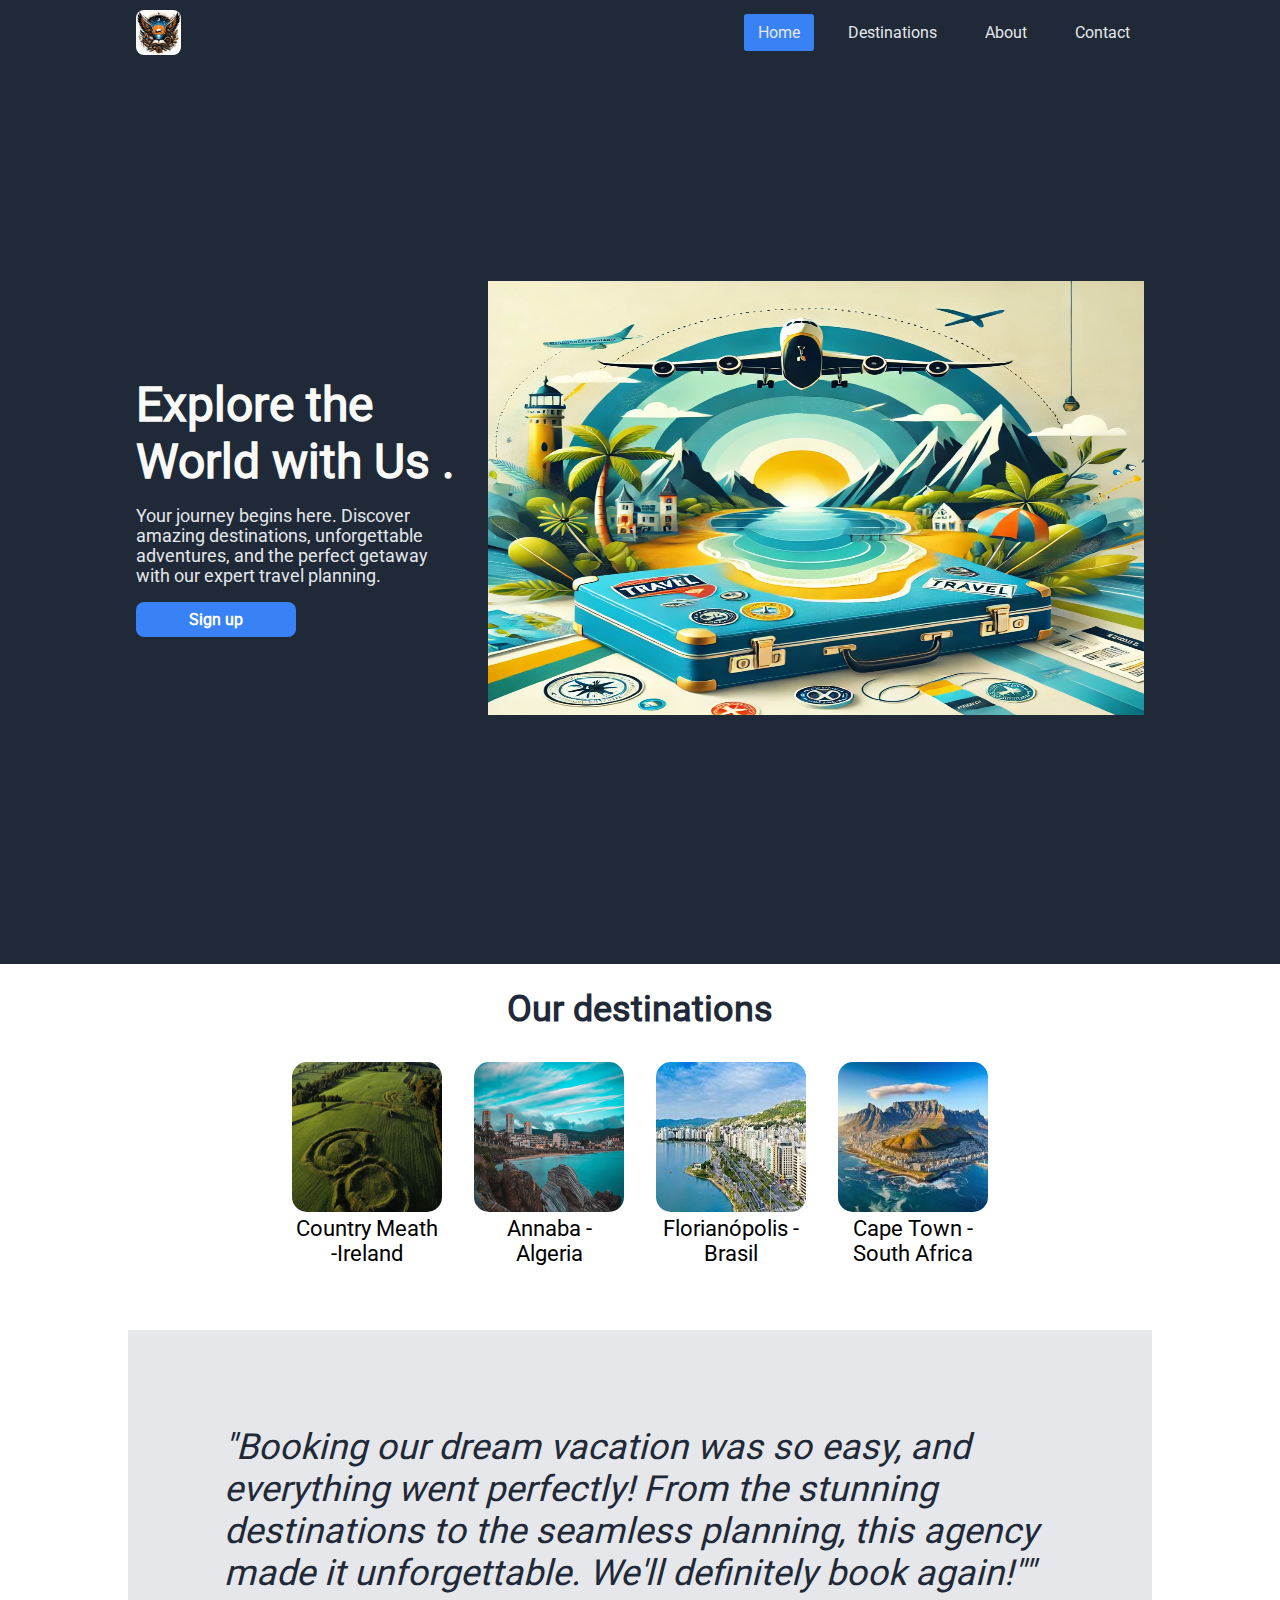
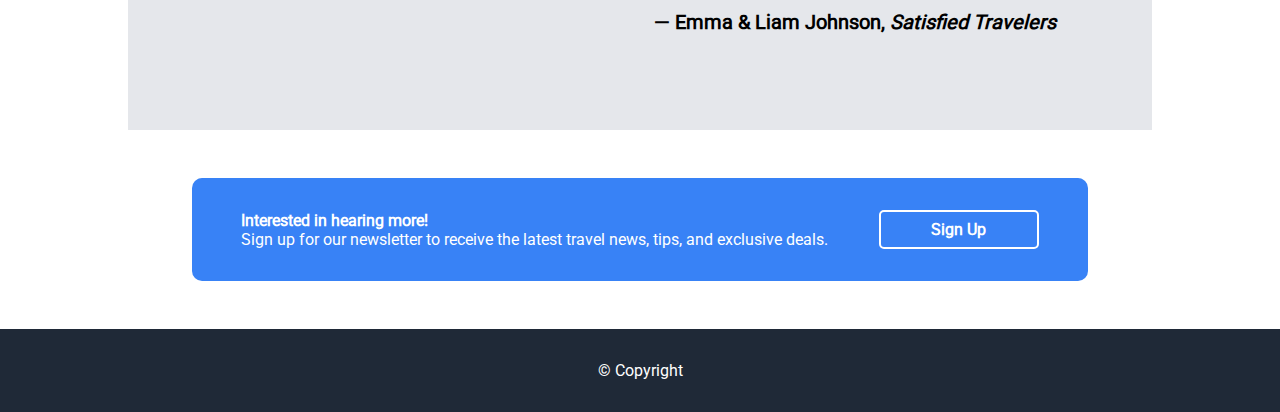
<file: index.html>
<!DOCTYPE html>
<html lang="en">
  <head>
    <meta charset="UTF-8" />
    <meta name="viewport" content="width=device-width, initial-scale=1.0" />
    <title>travelAgency</title>
    <link rel="stylesheet" href="./css/styles.css" />
    <link rel="icon" type="image/png" href="./images/favicon.png" />
    <link rel="apple-touch-icon" type="image/png" href="./images/favicon.png" />
  </head>
  <body>
    <header>
      <div class="container">
        <img src="./images/logo.png" width="45px" height="45px" alt="logo" />
        <nav class="header-lg-screen">
          <ul>
            <li><a  class="active" href="./index.html">Home</a></li>
            <li><a href="./pages/destinations.html">Destinations</a></li>
            <li><a href="./pages/about.html">about</a></li>
            <li><a href="./pages/contact-us.html">contact</a></li>
          </ul>
        </nav>
        <div class="header-sm-screen">
          <ul>
            <li><a href="./index.html">Home</a></li>
            <li><a href="./pages/destinations.html">Destinations</a></li>
            <li><a href="./pages/about.html">about</a></li>
            <li><a href="./pages/contact-us.html">contact</a></li>
          </ul>
        </div>
        <div class="menu-icon">
          <span></span>
          <span></span>
          <span></span>
        </div>
      </div>
    </header>
    <main>
      <section class="hero">
        <div class="hero-container container">
          <div class="hero-text">
            <h1>Explore the World with Us .</h1>
            <p>
              Your journey begins here. Discover amazing destinations, unforgettable adventures, and the perfect getaway with our expert travel planning.
            </p>
            <a href="./pages/sign-up.html">
              <button class="btn sign-up-btn">Sign up</button>
            </a>
          </div>
          <img src="./images//hero.webp" alt="hero-img" />
        </div>
      </section>
      <section class="container small-figure-destination">
        <h3 class="destinations-title">Our destinations</h3>
        <div class="destinations">
          <figure class="small-figure-destination">
            <a href="./pages/destinations.html#meath">
              <img
                src="./images/meath.png"
                alt="Meath"
                class="small-destination"
              />
              <figcaption>Country Meath -Ireland</figcaption>
            </a>
          </figure>

          <figure class="small-figure-destination">
            <a href="./pages/destinations.html#annaba">
              <img
                src="./images/annaba.jpg"
                alt="Annaba"
                class="small-destination"
              />
              <figcaption>Annaba -<br />Algeria</figcaption>
            </a>
          </figure>
          <figure class="small-figure-destination">
            <a href="./pages/destinations.html#florianopolis">
              <img
                src="./images/florianopolis.jpeg"
                alt="florianópolis"
                class="small-destination"
              />
              <figcaption>Florianópolis -Brasil</figcaption>
            </a>
          </figure>
          <figure class="small-figure-destination">
            <a href="./pages/destinations.html#capetown">
              <img
                src="./images/capetown.jpeg"
                alt="Cape Town"
                class="small-destination"
              />
              <figcaption>Cape Town -South Africa</figcaption>
            </a>
          </figure>
        </div>
      </section>
      <section class="container quote-section">
        <blockquote cite="https://www.travelAgnecyGuotes.com">
          <p class="quote-destinations">
            "Booking our dream vacation was so easy, and everything went
            perfectly! From the stunning destinations to the seamless planning,
            this agency made it unforgettable. We'll definitely book again!""
          </p>
        </blockquote>
        <p class="quote-author">
          — Emma & Liam Johnson, <cite>Satisfied Travelers</cite>
        </p>
      </section>
      <article class="flex-container bg-color-blue md-container">
        <section class="left-aligned-text">
          <h4>Interested in hearing more!</h4>
          <p>
            Sign up for our newsletter to receive the latest travel news, tips, and exclusive deals.
          </p>
        </section>
        <a href="./pages/sign-up.html"
          ><button class="btn sign-up-btn">Sign Up</button></a
        >
      </article>
    </main>
    <footer class="flex-container bg-color-dark unselectable" unselectable="on">
      &copy; Copyright
    </footer>
  </body>
</html>
</file>
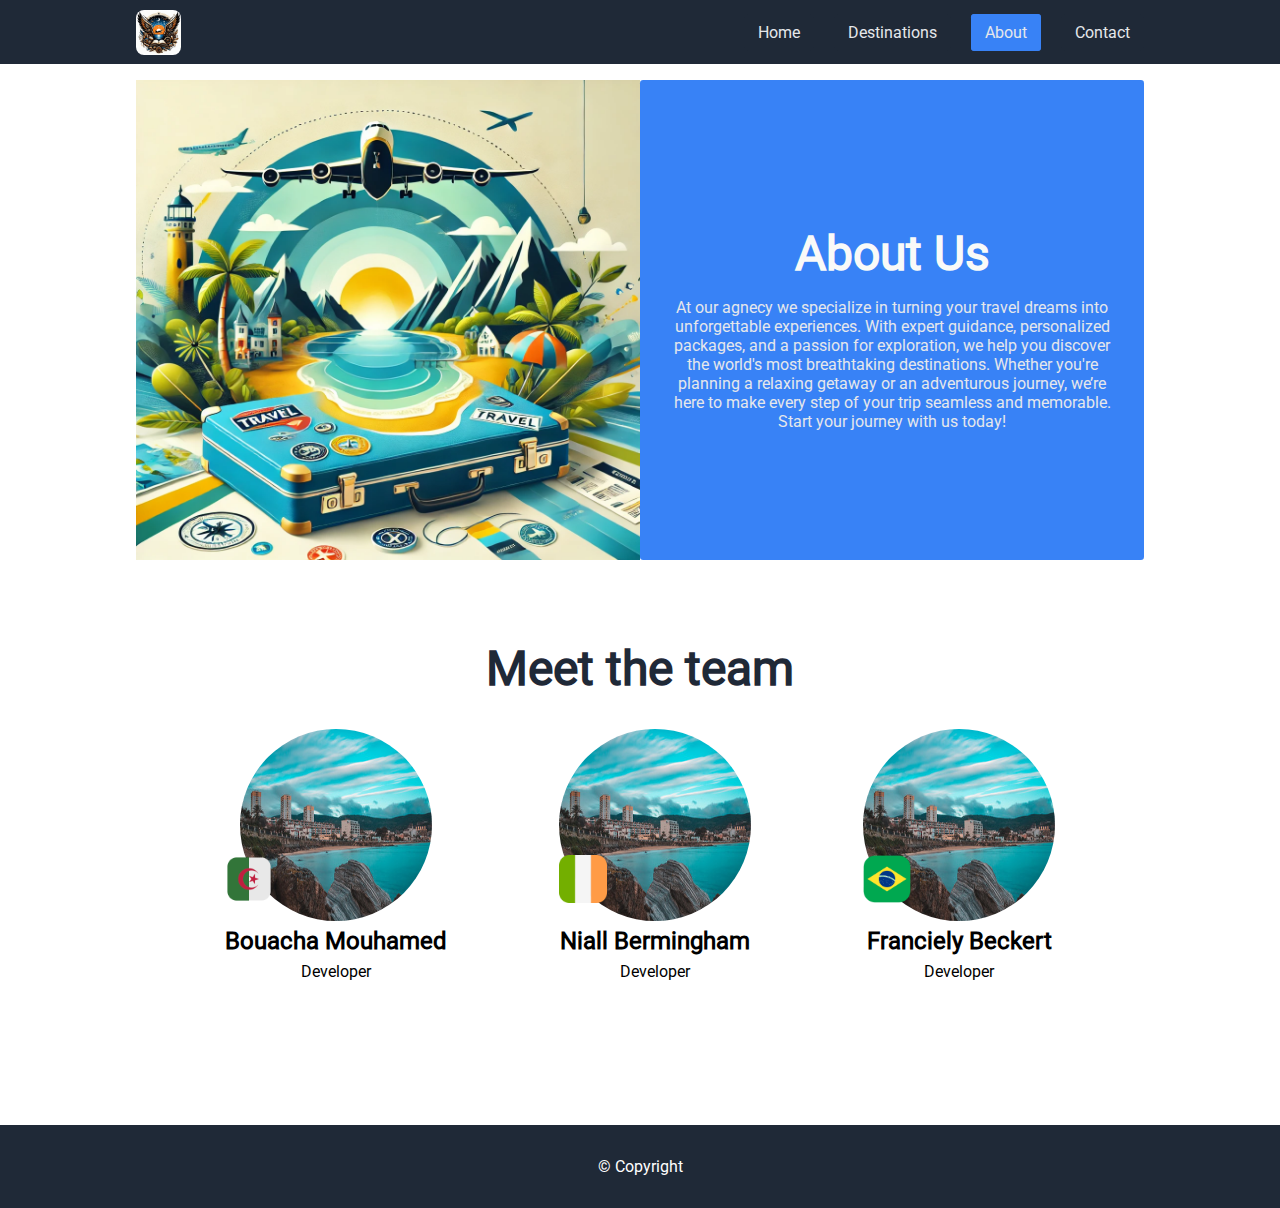
<file: pages/about.html>
<!DOCTYPE html>
<html lang="en">
  <head>
    <meta charset="UTF-8" />
    <meta name="viewport" content="width=device-width, initial-scale=1.0" />
    <title>travelAgnecy</title>
    <link rel="stylesheet" href="../css/styles.css" />
    <link rel="icon" type="image/png" href="./images/favicon.png" />
    <link rel="apple-touch-icon" type="image/png" href="./images/favicon.png" />
  </head>
  <body>
    <header>
      <div class="container">
        <img src="../images/logo.png" width="45px" height="45px" alt="logo" />
        <nav class="header-lg-screen">
          <ul>
            <li><a href="../index.html">Home</a></li>
            <li><a href="./destinations.html">Destinations</a></li>
            <li><a class="active" href="./about.html">about</a></li>
            <li><a href="./contact-us.html">contact</a></li>
          </ul>
        </nav>
        <div class="header-sm-screen">
          <ul>
            <li><a href="../index.html">Home</a></li>
            <li><a href="./destinations.html">Destinations</a></li>
            <li><a href="./about.html">about</a></li>
            <li><a href="./contact-us.html">contact</a></li>
          </ul>
        </div>
        <div class="menu-icon">
          <span></span>
          <span></span>
          <span></span>
        </div>
      </div>
    </header>
    <main>
      <section class="about-us container">
        <img src="../images/hero.webp" alt="about">
        <div class="about-text">
          <h1>About Us </h1>
          <p>At our agnecy we specialize in turning your travel dreams into unforgettable experiences. With expert guidance, personalized packages, and a passion for exploration, we help you discover the world's most breathtaking destinations. Whether you're planning a relaxing getaway or an adventurous journey, we’re here to make every step of your trip seamless and memorable. Start your journey with us today!</p>
        </div>
      </section>
      <section class="container team margins">
        <h1>Meet the <strong>team</strong></h1>
        <div class="team-members-contianer">
          <div class="team-member">
            <img src="../images/annaba.jpg" alt="" />
            <h3>Bouacha mouhamed</h3>
            <p>developer</p>
            <img
              src="../images/algeria.png"
              width="20px"
              height="20px "
              alt=""
            />
          </div>
          <div class="team-member">
            <img src="../images/annaba.jpg" a../images/logo.pnglt="" />
            <h3>Niall Bermingham</h3>
            <p>developer</p>
            <img
              src="../images/ireland.png"
              width="20px"
              height="20px "
              alt=""
            />
          </div>
          <div class="team-member">
            <img src="../images/annaba.jpg" alt="" />
            <h3>Franciely Beckert</h3>
            <p>developer</p>
            <img
              src="../images/square.png"
              width="20px"
              height="20px "
              alt=""
            />
          </div>
        </div>
      </section>
    </main>
    <footer class="flex-container bg-color-dark unselectable" unselectable="on">
      &copy; Copyright
    </footer>
  </body>
</html>
</file>
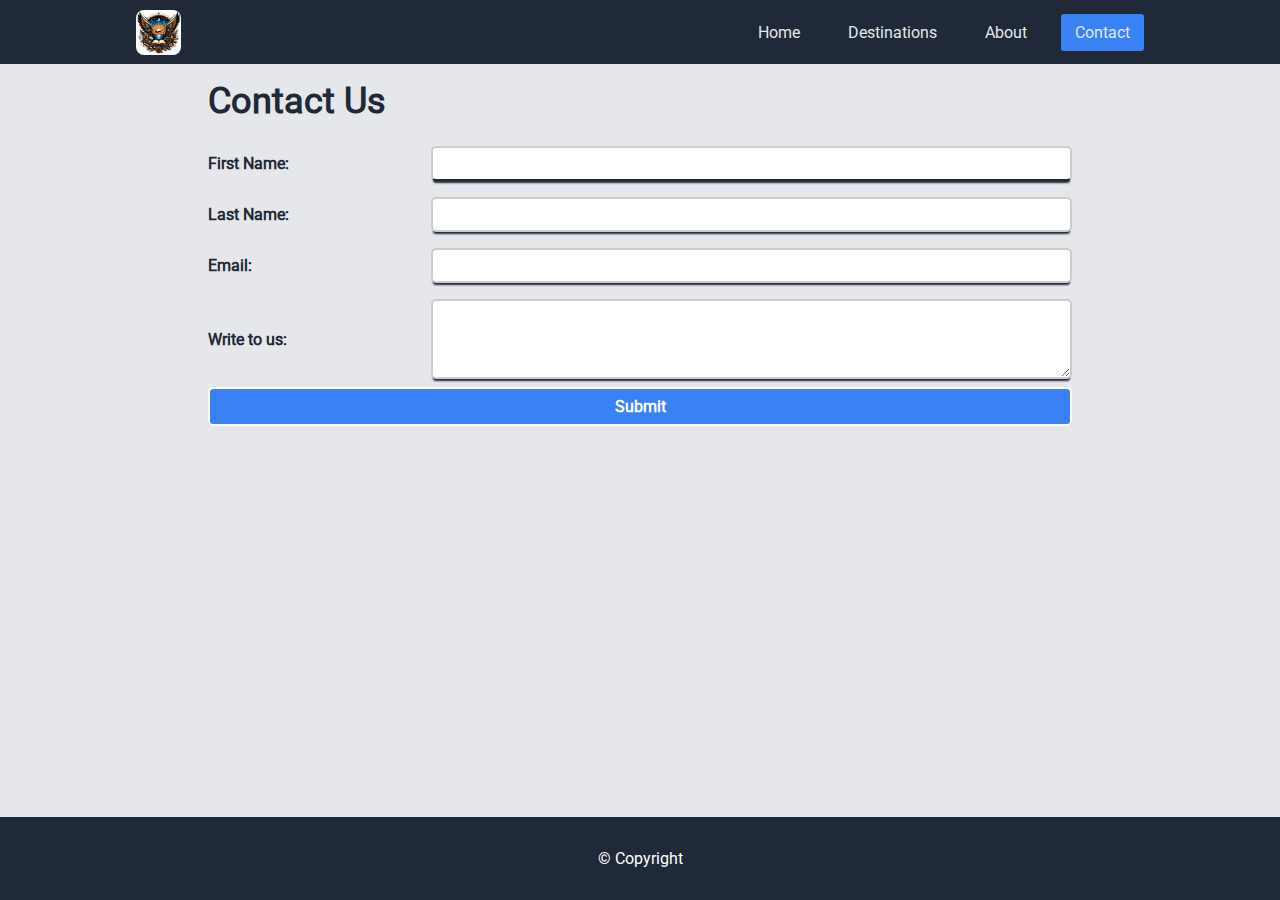
<file: pages/contact-us.html>
<!DOCTYPE html>
<html lang="en">
  <head>
    <meta charset="UTF-8" />
    <meta name="viewport" content="width=device-width, initial-scale=1.0" />
    <title>TravelAgnecy - Contact Us</title>
    <link rel="stylesheet" href="../css/styles.css" />
    <link rel="icon" type="image/png" href="../images/favicon.png" />
    <link
      rel="apple-touch-icon"
      type="image/png"
      href="../images/favicon.png"
    />
  </head>
  <body>
    <header>
      <div class="container">
        <img src="../images/logo.png" width="45px" height="45px" alt="logo" />
        <nav class="header-lg-screen">
          <ul>
            <li><a href="../index.html">Home</a></li>
            <li><a href="./destinations.html">Destinations</a></li>
            <li><a href="./about.html">about</a></li>
            <li><a  class="active" href="./contact-us.html">contact</a></li>
          </ul>
        </nav>
        <div class="header-sm-screen">
          <ul>
            <li><a href="../index.html">Home</a></li>
            <li><a href="./destinations.html">Destinations</a></li>
            <li><a href="./about.html">about</a></li>
            <li><a  href="./contact-us.html">contact</a></li>
          </ul>
        </div>
        <div class="menu-icon">
          <span></span>
          <span></span>
          <span></span>
        </div>
      </div>
    </header>
    <main class=" full-height flex-container bg-color-secondary">
      <form
        action="./sign-up-success.html"
        class="unselectable form-container"
      >
        <fieldset>
          <legend>Contact Us</legend>
          <div>
            <label for="first-name">First Name: </label>
            <input
              type="text"
              id="first-name"
              placeholder="First Name"
              name="first-name"
              autocapitalize="on"
              autocomplete="given-name"
              required
              autofocus
            />
          </div>
          <div>
            <label for="last-name">Last Name: </label>
            <input
              type="text"
              placeholder="Last Name"
              id="last-name"
              name="last-name"
              autocapitalize="on"
              autocomplete="family-name"
              required
            />
          </div>
          <div>
            <label for="email">Email: </label>
            <input
              placeholder="Email Address"
              type="email"
              id="email"
              name="email"
              autocomplete="email"
              required
            />
          </div>
          <div>
            <label for="password">Write to us: </label>
            <textarea
              placeholder="Message..."
              id="message"
              name="message"
              required
            ></textarea>
          </div>
          <button class="btn sign-up-btn" type="submit">Submit</button>
        </fieldset>
      </form>
    </main>
    <footer class="flex-container bg-color-dark unselectable" unselectable="on">
      &copy; Copyright
    </footer>
  </body>
</html>
</file>
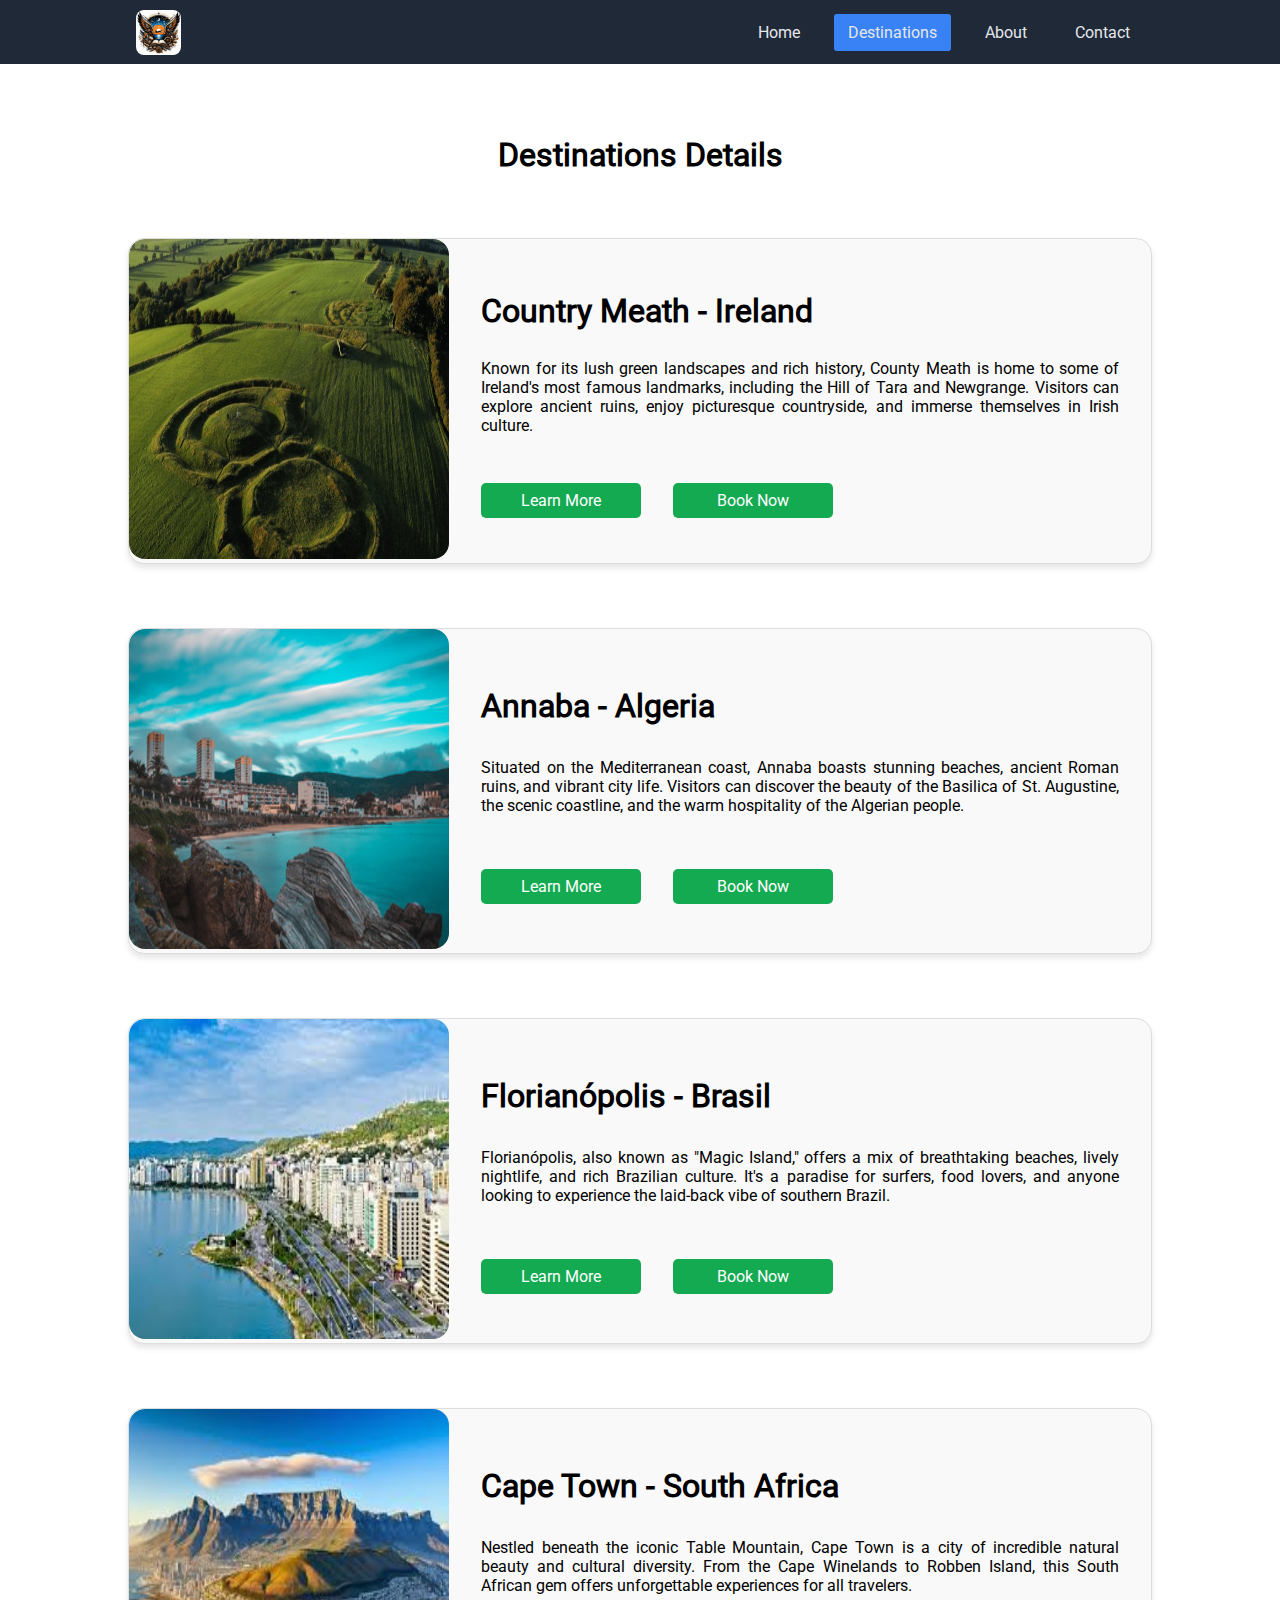
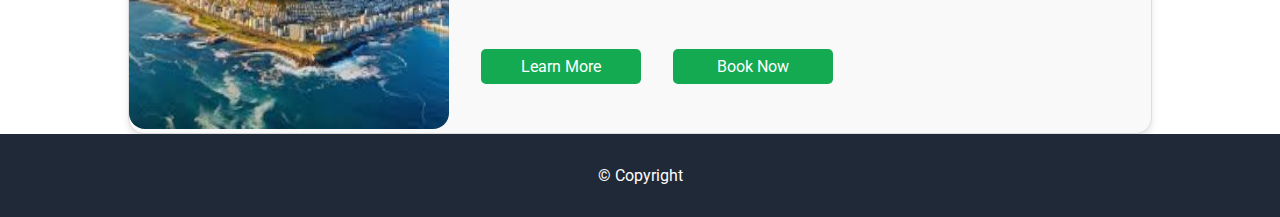
<file: pages/destinations.html>
<!DOCTYPE html>
<html lang="en">
  <head>
    <meta charset="UTF-8" />
    <meta name="viewport" content="width=device-width, initial-scale=1.0" />
    <title>Destinations</title>
    <link rel="stylesheet" href="../css/styles.css" />
  </head>
  <body>
    <header>
      <div class="container">
        <img src="../images/logo.png" width="45px" height="45px" alt="logo" />
        <nav class="header-lg-screen">
          <ul>
            <li><a href="../index.html">Home</a></li>
            <li><a  class="active" href="./destinations.html">Destinations</a></li>
            <li><a href="./about.html">about</a></li>
            <li><a href="./contact-us.html">contact</a></li>
          </ul>
        </nav>
        <div class="header-sm-screen">
          <ul>
            <li><a href="../index.html">Home</a></li>
            <li><a  href="./destinations.html">Destinations</a></li>
            <li><a href="./about.html">about</a></li>
            <li><a href="./contact-us.html">contact</a></li>
          </ul>
        </div>
        <div class="menu-icon">
          <span></span>
          <span></span>
          <span></span>
        </div>
      </div>
    </header>
    <main class="destination-container">
      <h1 class="destination-title">Destinations Details</h1>
      <section class="destination" id="meath">
        <figure class="destination-image-container">
          <img
            src="../images/meath.png"
            alt="Country Meath in Ireland"
            class="destination-image"
          />
        </figure>
        <div class="destination-info">
          <h2 class="destination-title">Country Meath - Ireland</h2>
          <p class="destination-description">
            Known for its lush green landscapes and rich history, County Meath
            is home to some of Ireland's most famous landmarks, including the
            Hill of Tara and Newgrange. Visitors can explore ancient ruins,
            enjoy picturesque countryside, and immerse themselves in Irish
            culture.
          </p>
          <div class="button-group">
            <button type="button" class="btn green-btn">Learn More</button>
            <button type="button" class="btn green-btn">Book Now</button>
          </div>
        </div>
      </section>

      <section class="destination" id="annaba">
        <figure class="destination-image-container">
          <img
            src="../images/annaba.jpg"
            alt="Annaba in Algeria"
            class="destination-image"
          />
        </figure>
        <div class="destination-info">
          <h2 class="destination-title">Annaba - Algeria</h2>
          <p class="destination-description">
            Situated on the Mediterranean coast, Annaba boasts stunning beaches,
            ancient Roman ruins, and vibrant city life. Visitors can discover
            the beauty of the Basilica of St. Augustine, the scenic coastline,
            and the warm hospitality of the Algerian people.
          </p>
          <div class="button-group">
            <button type="button" class="btn green-btn">Learn More</button>
            <button type="button" class="btn green-btn">Book Now</button>
          </div>
        </div>
      </section>

      <section class="destination" id="florianopolis">
        <figure class="destination-image-container">
          <img
            src="../images/florianopolis.jpeg"
            alt="Florianópolis in Brasil"
            class="destination-image"
          />
        </figure>
        <div class="destination-info">
          <h2 class="destination-title">Florianópolis - Brasil</h2>
          <p class="destination-description">
            Florianópolis, also known as "Magic Island," offers a mix of
            breathtaking beaches, lively nightlife, and rich Brazilian culture.
            It's a paradise for surfers, food lovers, and anyone looking to
            experience the laid-back vibe of southern Brazil.
          </p>
          <div class="button-group">
            <button type="button" class="btn green-btn ">Learn More</button>
            <button type="button" class="btn green-btn">Book Now</button>
          </div>
        </div>
      </section>

      <section class="destination" id="capetown">
        <figure class="destination-image-container">
          <img
            src="../images/capetown.jpeg"
            alt="Cape Town in South Africa"
            class="destination-image"
          />
        </figure>
        <div class="destination-info">
          <h2 class="destination-title">Cape Town - South Africa</h2>
          <p class="destination-description">
            Nestled beneath the iconic Table Mountain, Cape Town is a city of
            incredible natural beauty and cultural diversity. From the Cape
            Winelands to Robben Island, this South African gem offers
            unforgettable experiences for all travelers.
          </p>
          <div class="button-group">
            <button type="button" class="btn green-btn">Learn More</button>
            <button type="button" class="btn green-btn">Book Now</button>
          </div>
        </div>
      </section>
    </main>
    <footer class="flex-container bg-color-dark unselectable" unselectable="on">
      &copy; Copyright
    </footer>
  </body>
</html>
</file>
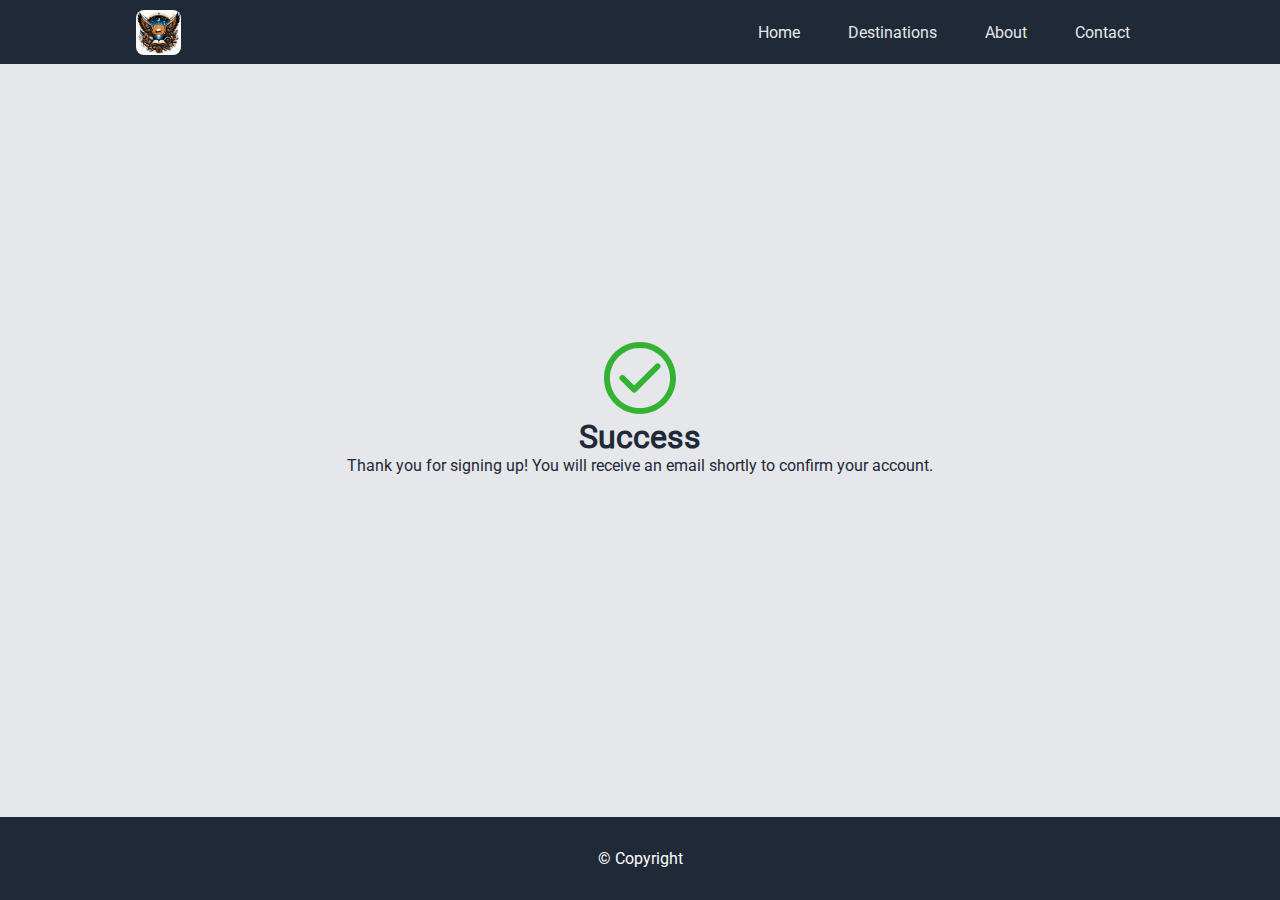
<file: pages/sign-up-success.html>
<!DOCTYPE html>
<html lang="en">
  <head>
    <meta charset="UTF-8" />
    <meta name="viewport" content="width=device-width, initial-scale=1.0" />
    <title>travelAgnecy - Success</title>
    <link rel="stylesheet" href="../css/styles.css" />
    <link rel="icon" type="image/png" href="../images/favicon.png" />
    <link
      rel="apple-touch-icon"
      type="image/png"
      href="../images/favicon.png"
    />
  </head>
  <body>
    <header>
      <div class="container">
        <img src="../images/logo.png" width="45px" height="45px" alt="logo" />
        <nav class="header-lg-screen">
          <ul>
            <li><a href="../index.html">Home</a></li>
            <li><a href="./destinations.html">Destinations</a></li>
            <li><a href="./about.html">about</a></li>
            <li><a href="./contact-us.html">contact</a></li>
          </ul>
        </nav>
        <div class="header-sm-screen">
          <ul>
            <li><a href="../index.html">Home</a></li>
            <li><a href="./destinations.html">Destinations</a></li>
            <li><a href="./about.html">about</a></li>
            <li><a href="./contact-us.html">contact</a></li>
          </ul>
        </div>
        <div class="menu-icon">
          <span></span>
          <span></span>
          <span></span>
        </div>
      </div>
    </header>
    <main class="flex-container bg-color-secondary full-height">
      <section class="md-container">
        <object
          class="icon"
          data="../images/check-mark.svg"
        ></object>
        <h1>Success</h1>
        <p>
          Thank you for signing up! You will receive an email shortly to confirm
          your account.
        </p>
      </section>
    </main>
    <footer class="flex-container bg-color-dark unselectable" unselectable="on">
      &copy; Copyright
    </footer>
  </body>
</html>
</file>
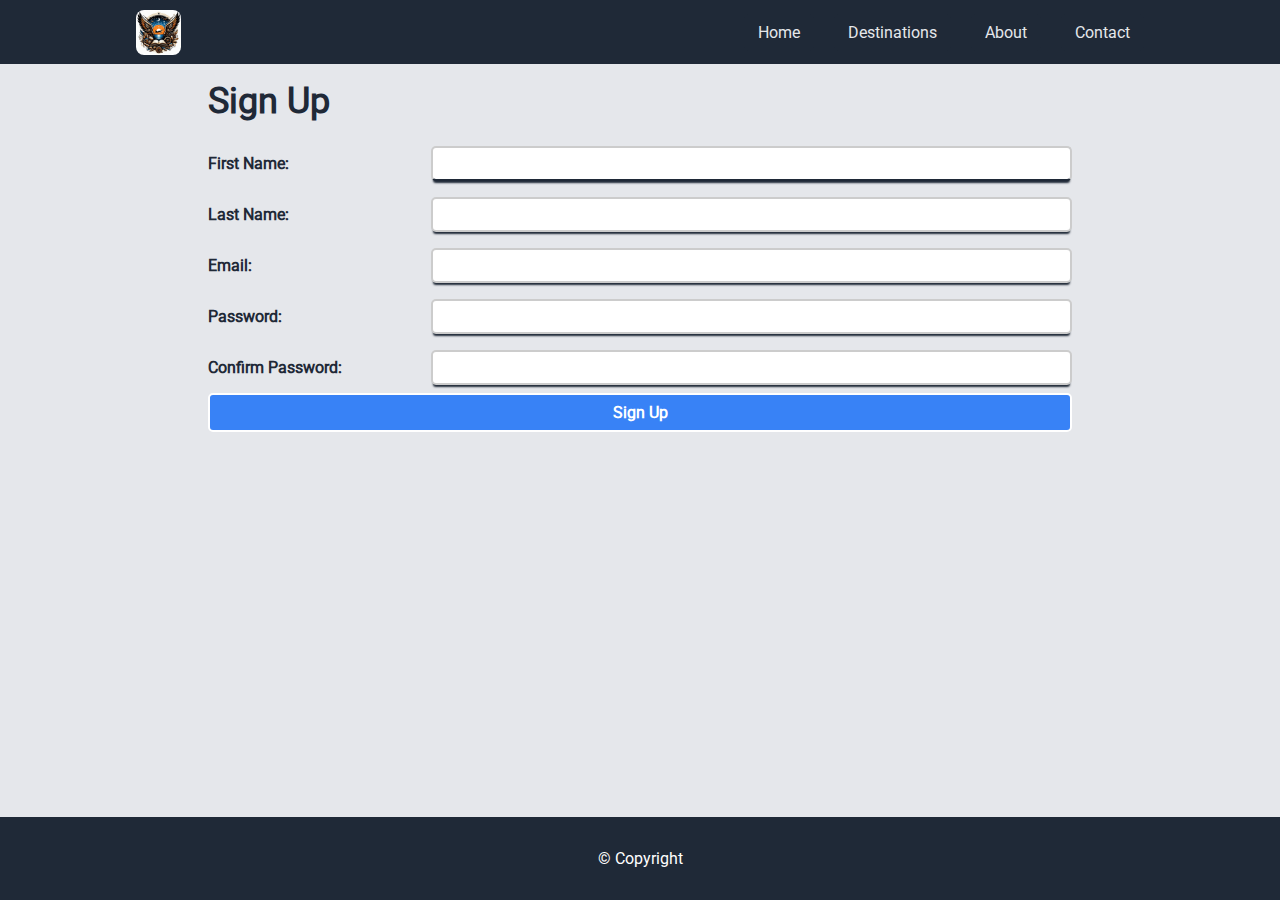
<file: pages/sign-up.html>
<!DOCTYPE html>
<html lang="en">
  <head>
    <meta charset="UTF-8" />
    <meta name="viewport" content="width=device-width, initial-scale=1.0" />
    <title>travelAgnecy - Sign Up</title>
    <link rel="stylesheet" href="../css/styles.css" />
    <link rel="icon" type="image/png" href="../images/favicon.png" />
    <link
      rel="apple-touch-icon"
      type="image/png"
      href="../images/favicon.png"
    />
  </head>
  <body>
    <header>
      <div class="container">
        <img src="../images/logo.png" width="45px" height="45px" alt="logo" />
        <nav class="header-lg-screen">
          <ul>
            <li><a href="../index.html">Home</a></li>
            <li><a href="./destinations.html">Destinations</a></li>
            <li><a href="./about.html">about</a></li>
            <li><a href="./contact-us.html">contact</a></li>
          </ul>
        </nav>
        <div class="header-sm-screen">
          <ul>
            <li><a href="../index.html">Home</a></li>
            <li><a href="./destinations.html">Destinations</a></li>
            <li><a href="./about.html">about</a></li>
            <li><a href="./contact-us.html">contact</a></li>
          </ul>
        </div>
        <div class="menu-icon">
          <span></span>
          <span></span>
          <span></span>
        </div>
      </div>
    </header>
    <main class="flex-container bg-color-secondary full-height">
      <form
        action="./sign-up-success.html"
        class="unselectable form-container"
      >
        <fieldset>
          <legend>Sign Up</legend>
          <div>
            <label for="first-name">First Name: </label>
            <input
              type="text"
              id="first-name"
              placeholder="First Name"
              name="first-name"
              autocapitalize="on"
              autocomplete="given-name"
              required
              autofocus
            />
          </div>
          <div>
            <label for="last-name">Last Name: </label>
            <input
              type="text"
              placeholder="Last Name"
              id="last-name"
              name="last-name"
              autocapitalize="on"
              autocomplete="family-name"
              required
            />
          </div>
          <div>
            <label for="email">Email: </label>
            <input
              placeholder="Email Address"
              type="email"
              id="email"
              name="email"
              autocomplete="email"
              required
            />
          </div>
          <div>
            <label for="password">Password: </label>
            <input
              placeholder="Password"
              type="password"
              id="password"
              name="password"
              autocomplete="off"
              autocapitalize="off"
              required
            />
          </div>
          <div>
            <label for="confirm-password">Confirm Password: </label>
            <input
              placeholder="Confirm Password"
              type="password"
              id="confirm-password"
              name="confirm-password"
              autocapitalize="off"
              autocomplete="off"
              required
            />
          </div>
          <button class="btn sign-up-btn" type="submit">Sign Up</button>
        </fieldset>
      </form>
    </main>
    <footer class="flex-container bg-color-dark unselectable" unselectable="on">
      &copy; Copyright
    </footer>
  </body>
</html>
</file>
<file: css/styles.css>
@font-face {
  font-family: "Roboto";
  src: url("../fonts/Roboto-Regular.ttf") format("truetype");
}
@property --dark-bg {
  syntax: "<color>";
  inherits: false;
  initial-value: #1f2937;
}
@property --secondary-bg {
  syntax: "<color>";
  inherits: false;
  initial-value: #e5e7eb;
}
@property --sign-up-btn-bg {
  syntax: "<color>";
  inherits: false;
  initial-value: #3882f6;
}
@property --header-link-text {
  syntax: "<color>";
  inherits: false;
  initial-value: #e5e7eb;
}

@property --header-text {
  syntax: "<color>";
  inherits: false;
  initial-value: #f9faf8;
}
* {
  margin: 0;
  padding: 0;
  box-sizing: border-box;
  font-family: "Roboto", sans-serif;
}

body {
  display: flex;
  flex-direction: column;
  height: 100vh;
  position: relative;
}

.full-height {
  height: 100%;
}

a {
  text-decoration: none;
  color: inherit;
}
ul {
  list-style-type: none;
  padding-left: 0;
}

.container {
  width: 100%;
  margin-left: auto;
  margin-right: auto;
  padding-left: 0.5rem;
  padding-right: 0.5rem;
}
/* Footer */

.icon {
  font-size: 1.5rem;
  color: #1f2937;
  width: 3em;
}

.bg-color-dark {
  background-color: var(--dark-bg);
  color: #fff;
}
.bg-color-secondary {
  background-color: var(--secondary-bg);
  color: #1f2937;
}
.bg-color-blue {
  background-color: #3882f6;
  color: #fff;
}
.unselectable {
  -moz-user-select: -moz-none;
  -khtml-user-select: none;
  -webkit-user-select: none;
  -ms-user-select: none;
  user-select: none;
}

.md-container {
  max-width: 70vw;
  border-radius: 10px;
  margin: 3rem auto;
}
.left-aligned-text {
  text-align: left;
}
.flex-container {
  display: flex;
  width: 100%;
  justify-content: space-around;
  text-align: center;
  align-items: center;
  padding: 2rem;
  font-size: 0.9em 18px;
  gap: 1rem;
}

.form-container {
  max-width: 70vw;
  padding-top: 2rem;
  height: 100%;
  width: 100%;
  align-self: center;
}
.form-container fieldset {
  border: none;
  padding: 1rem;
  margin: 1rem 0;
  width: 100%;
  display: flex;
  flex-direction: column;
}
.form-container fieldset > div {
  flex-basis: 100%;
  display: flex;
  flex-direction: row;
  justify-content: space-between;
  align-items: center;
  flex-wrap: nowrap;
  gap: 1rem;
}
.form-container legend {
  margin-right: auto;
  font-size: 36px;
  font-weight: bolder;
  color: #1f2937;
}
.form-container input {
  flex: 3;
  padding: 0.5rem;
  width: 100%;
  margin: 0.5rem 0;
  border: none;
  border: 2px solid #ccc;
  border-radius: 5px;
  outline: none;
  box-shadow: 0px 4px 2px -2px #1f2937;
  justify-self: end;
}

.form-container input:focus {
  border-bottom: 2px solid #1f2937;
}
.form-container input::placeholder {
  visibility: hidden;
}
.form-container textarea {
  flex: 3;
  padding: 0.5rem;
  width: 100%;
  margin: 0.5rem 0;
  height: 5rem;
  border: none;
  border: 2px solid #ccc;
  border-radius: 5px;
  outline: none;
  box-shadow: 0px 4px 2px -2px #1f2937;
  justify-self: end;
  resize: vertical;
  scrollbar-color: #1f2937 #e5e7eb;
  scrollbar-width: thin;
  scrollbar-gutter: auto;
}
.form-container textarea:focus,
.form-container textarea:active {
  border-bottom: 2px solid #1f2937;
}
.form-container textarea::placeholder {
  visibility: hidden;
}
.form-container label {
  flex: 1;
  font-size: 1rem;
  text-wrap: nowrap;
  font-weight: bold;
  justify-self: flex-start;
  text-align: start;
}
.btn {
  padding: 0.5rem 1rem;
  font-size: 1em;
  color: #fff;
  border: none;
  border-radius: 5px;
  min-width: 10rem;
  text-align: center;
  cursor: pointer;
  text-wrap: nowrap;
  transition: filter 0.3s ease;
}

.btn:hover,
.btn:focus {
  filter: brightness(85%);
}
.btn:active {
  filter: brightness(75%);
}
.green-btn {
  background-color: #13aa52;
}
.sign-up-btn {
  background-color: var(--sign-up-btn-bg);
  border: solid 2px white;
  border-radius: 5px;
  font-weight: bold;
}


/* section 2 */
.destinations-title {
  font-size: 36px;
  font-weight: 800;
  color: #1f2937;
  margin-bottom: 1.5rem;
  margin-top: 1.5rem;
}
.destinations {
  display: flex;
  gap: 2rem;
  flex-wrap: wrap;
  justify-content: center;
}
.small-destination {
  width: 150px;
  height: 150px;
  border-radius: 15px;
}

.small-figure-destination > a > figcaption {
  font-size: 22px;
  width: 150px;
}

.small-figure-destination {
  display: flex;
  flex-direction: column;
  align-items: center;
  gap: 0.5rem;
  text-align: center;
}

/* section 3 */
.quote-section {
  display: flex;
  flex-direction: column;
  align-items: flex-end;
  background-color: #e5e7eb;
  padding: 6rem;
  margin-top: 4rem;
  margin-bottom: 2rem;
}

.quote-destinations {
  font-size: 36px;
  font-style: italic;
  font-weight: 300;
  color: #1f2937;
  margin-bottom: 1rem;
}

.quote-author {
  font-size: 20px;
  font-weight: 800;
}

/* destination page */
.back-link {
  text-decoration: none;
  font-size: 1rem;
  font-weight: bold;
  padding: 10px 15px;
  border-radius: 5px;
  background-color: #f9f9f9;
}

.back-link:hover {
  background-color: #e0e0e0;
}

.destination-title {
  font-size: 2rem;
  font-weight: 800;
  margin-top: 0.5rem;
}
.destination-container {
  display: flex;
  flex-direction: column;
  align-items: center;
  gap: 4rem;
  margin-top: 4rem;
}

.destination {
  display: flex;
  max-width: 80%;
  background-color: #f9f9f9;
  border: 1px solid #ddd;
  border-radius: 1rem;
  overflow: hidden;
  box-shadow: 0 4px 6px rgba(0, 0, 0, 0.1);
}

.destination-image {
  width: 20rem;
  height: 20rem;
  border-radius: 1rem;
  background-size: cover;
  background-position: center;
}

.destination-info {
  display: flex;
  flex-direction: column;
  justify-content: space-evenly;
  gap: 1rem;
  margin: 2rem;
}

.destination-info > h2 {
  font-size: 2rem;
}

.destination-description {
  font-size: 1rem;
  text-align: justify;
}

.button-group {
  margin-top: 20px;
  display: flex;
  flex-wrap: wrap;
  gap: 2rem;
}



header {
  position: fixed;
  width: 100vw;
  top: 0rem;
  left: 0rem;
  height: 4rem;
  background: var(--dark-bg);
  z-index: 100;
}

header .container {
  height: 100%;
  display: flex;
  justify-content: space-between;
  align-items: center;
}

header img {
  border-radius: 0.5rem;
}

header nav {
  display: none;
}

header nav ul {
  width: 20rem;
}

header nav li {
  text-align: center;
}
header nav li a {
  width: 7rem;
  text-transform: capitalize;
  font-size: 1rem;
  border: 1px solid var(--dark-bg);
  border-radius: 0.2rem;
  padding: 0.5rem 0.8rem;
}
header nav ul li a:hover {
  border: 1px solid var(--header-link-text);
}

.active {
  border : 1px solid var(--sign-up-btn-bg) ; 
  background-color: var(--sign-up-btn-bg);
  
}
.menu-icon {
  margin: 1.5rem 0px;
  width: 30px;
  height: 1.2rem;
  cursor: pointer;
  position: relative;
}
.menu-icon span {
  background-color: var(--header-link-text);
  height: 0.2rem;
  position: absolute;
  width: 100%;
  left: 0;
  transition: all 0.3s ease;
  border-radius: 0.2rem;
}
.menu-icon span:first-child {
  top: 0;
}
.menu-icon span:nth-child(2) {
  top: 6px;
}
.menu-icon span:last-child {
  top: 12px;
}
.menu-icon:hover span:nth-child(2) {
  opacity: 0;
}
.menu-icon:hover span:first-child,
.menu-icon:hover span:last-child {
  top: 6px;
  background-color: var(--sign-up-btn-bg);
}
.menu-icon:hover span:first-child {
  transform: rotate(45deg);
}
.menu-icon:hover span:last-child {
  transform: rotate(-45deg);
}
.menu-icon:hover  .header-sm-screen {
  left: 0px;
}

.about-us {
  position: relative;
  height: 30rem;
  display: flex ; 
  align-items: center;
}

.about-us img {
  position: absolute;
  top: 0;
  left: 0;
  width: 100%;
  height: 100%;
  z-index: -1;
}
.about-text {
  background: var(--sign-up-btn-bg);
  padding: 1.4rem;
  border-radius: 0.2rem;
  text-align: center;
  color: var(--header-link-text);
}

.about-text h1 {
  color: var(--header-text);
  font-size: 3rem;
  margin: 1rem 0rem;
}

.about-text p  {
  font-size: 1rem;
}


.hero {
  height: 100vh;
  padding-bottom: 2rem;
  background: var(--dark-bg);
  display: flex;
  align-items: center;
  justify-content: center;
}

.hero .container {
  width: 100%;
  height: 100%;
  display: flex;
  flex-direction: column;
  gap: 1.5rem;
  text-align: center;
}

.hero h1 {
  font-size: 3rem;
  font-weight: 800;
  color: var(--header-text);
}
.hero p {
  font-size: 1.1rem;
  color: var(--header-link-text);
  margin: 0.5rem 0rem;
}

.hero button {
  width: 8rem;
  border: 1px solid var(--dark-background);
  border-radius: 0.5rem;
  padding: 0.5rem 0.8rem;
  background-color: var(--sign-up-btn-bg);
  font-size: 1rem;
  font-weight: bold;
  color: white;
  cursor: pointer;
}

.hero img {
  width: 100%;
  height: 50%;
}

.hero-text {
  width: 100%;
  margin-top: 1rem ;
}

.team {
  display: flex;
  align-items: center;
  flex-direction: column;
  gap: 2rem;
}

.team h1 {
  color: var(--dark-bg);
  font-size: 3rem;
}
.team-member {
  position: relative;
  display: flex;
  align-items: center;
  flex-direction: column;
  text-transform: capitalize;
}

.team-member h3 {
  margin: 0.4rem 0rem;
  font-size: 1.5rem;
}

.team div > img {
  border-radius: 50%;
  width: 12rem;
  height: 12rem;
}

.team div > img:last-child {
  width: 3rem;
  height: 3rem;
  position: absolute;
  border-radius: 0rem;
  top: 50%;
  left: 0;
}

.margins {
  margin-top: 5rem;
  margin-bottom: 5rem;
}

main {
  padding-top: 4rem;
}

header .header-sm-screen {
  width: 100vw;
  height: calc(100vh - 4rem);
  position: absolute;
  z-index: 100;
  top: 4rem;
  left: -100%;
  background-color: var(--dark-bg);
  color: var(--header-link-text);
}

.header-sm-screen ul {
  width: 100%;
  height: 100%;
  display: flex;
  align-items: center;
  justify-content: center;
  flex-direction: column;
  gap: 5rem;
}

.header-sm-screen ul a {
  text-transform: capitalize;
  border: none;
  font-size: 1.5rem;
}
.header-sm-screen ul a:hover {
  border: none;
  color: var(--sign-up-btn-bg);
 
}



/* md */
@media (max-width: 768px) {
  .container {
    max-width: 768px;
  }

  .form-container label {
    display: none;
  }
  .form-container input::placeholder {
    visibility: visible;
  }
  .form-container textarea::placeholder {
    visibility: visible;
  }
  .md-container {
    max-width: 100%;
    border-radius: 5px;
    margin: auto;
    margin-bottom: 2rem;
  }
  .quote-section {
    padding: 2rem;
  }
  .quote-destinations {
    font-size: 1rem;
  }
  .quote-author {
    font-size: 0.5rem;
  }
}

/* md */
@media (min-width: 768px) {
  .container {
    max-width: 768px;
  }
  
  .menu-icon{
    display: none;
  }
  header nav {
    display: block;
  }

  header nav ul {
    width: 25rem;
    display: flex;
    justify-content: space-between;
    align-items: center;
  }

  header ul li a {
    color: var(--header-link-text);
  }

  .hero-container {
    justify-content: center;
  }

  .about-us {
    flex-direction: row;
    justify-content: space-between;
    margin-top: 1rem ;
  }
  
  .about-us img {
    position: relative ; 
    height: 100%;
    width: 50%;
  }
  .about-text {
    width: 50%;
    height: 100%;
    border-radius: none;
    display: flex ; 
    align-items: center;
    flex-direction: column;
    justify-content: center;
  }

}

/* lg */
@media (min-width: 1024px) {
  .container {
    max-width: 1024px;
  }

  .hero-text {
    width: 50%;
  }

  .hero .hero-container {
    text-align: left;
    flex-direction: row;
    align-items: center;
    justify-content: space-between;
  }

  .hero p {
    margin: 1rem 0rem;
  }

  .team-members-contianer {
    gap: 7rem;
    display: flex;
    flex-direction: row;
    align-items: center;
    justify-content: space-between;
    margin-bottom: 4rem;
  }
}

/* Combined media query for cell phones and tablets */
@media only screen and (max-width: 1024px) {
  .destination {
    flex-direction: column;
  }
  .destination-image-container {
    display: flex;
    justify-content: center;
    margin-top: 2rem;
  }
  .destination-title {
    text-align: center;
  }

  .button-group {
    justify-content: center;
  }

  .hero {
    height: auto;
  }
  .hero img {
    width: 40%;
    margin: auto;
  }
}
</file>
